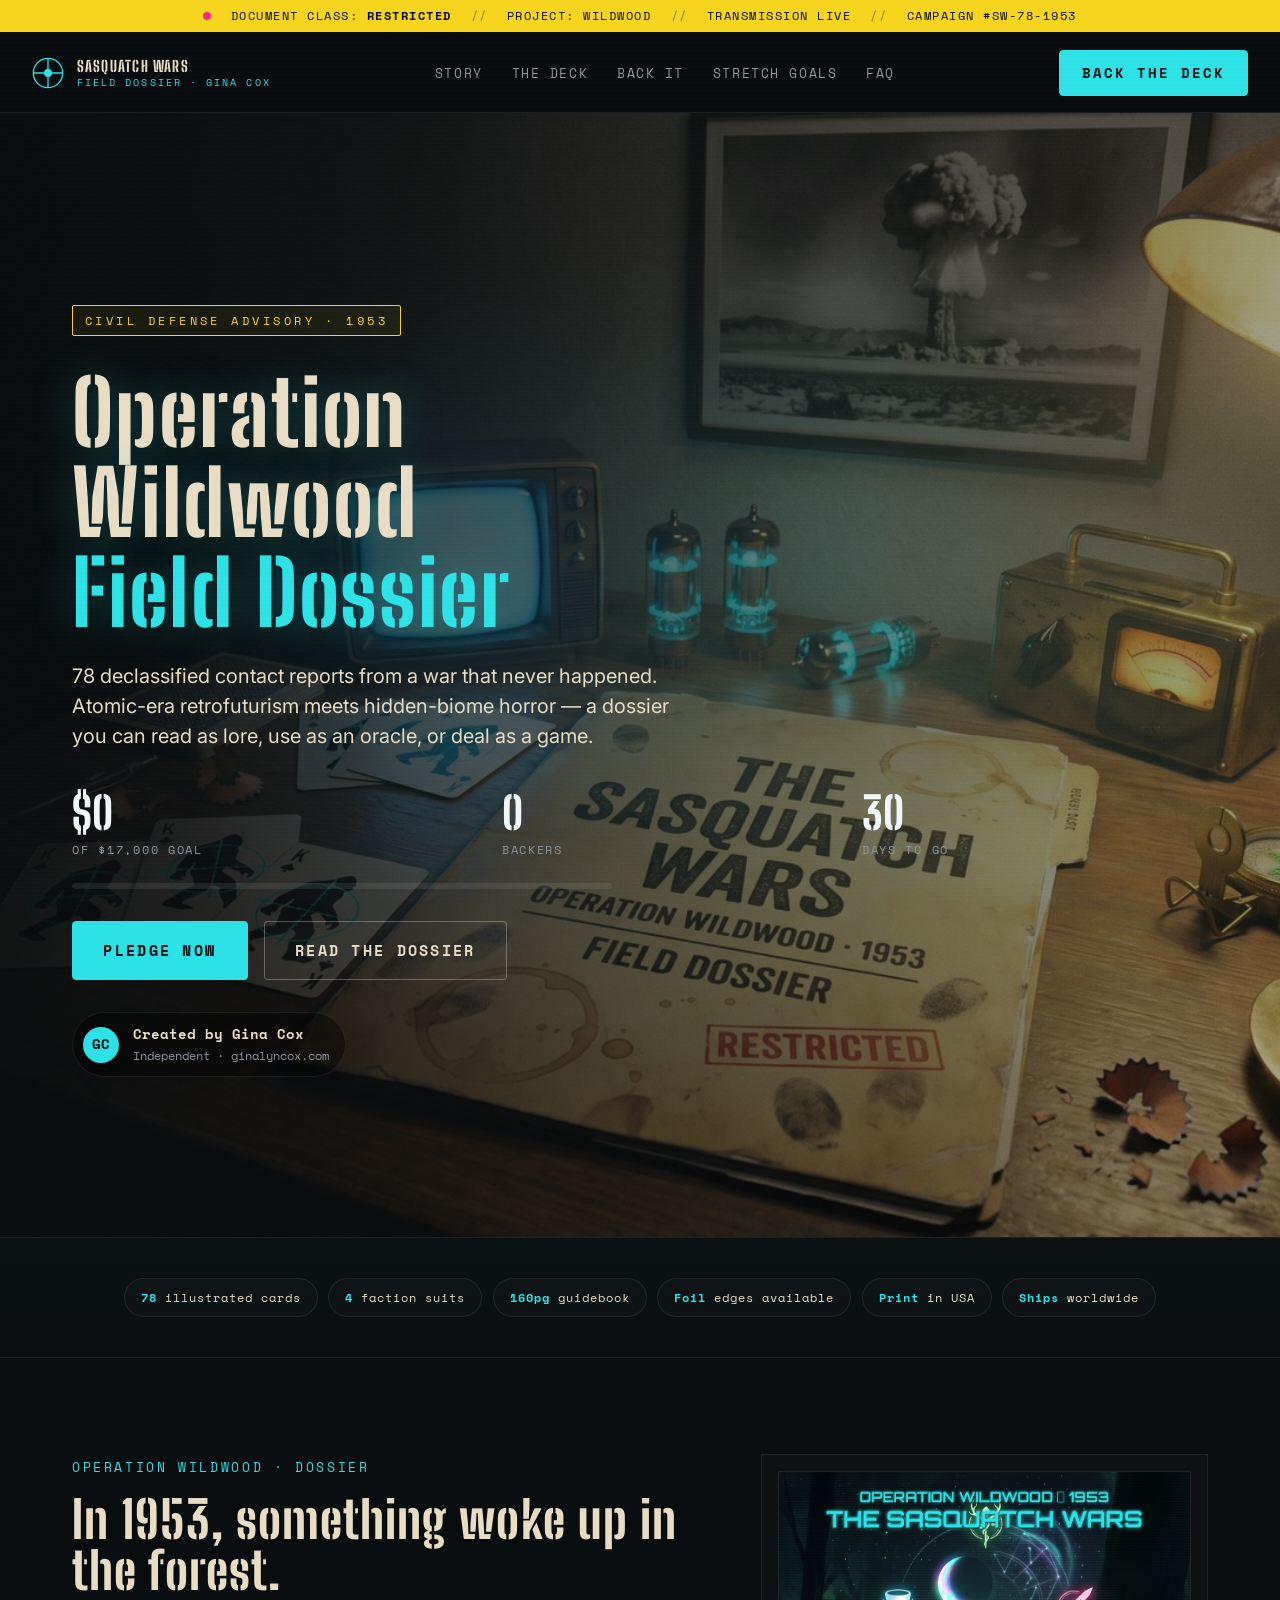
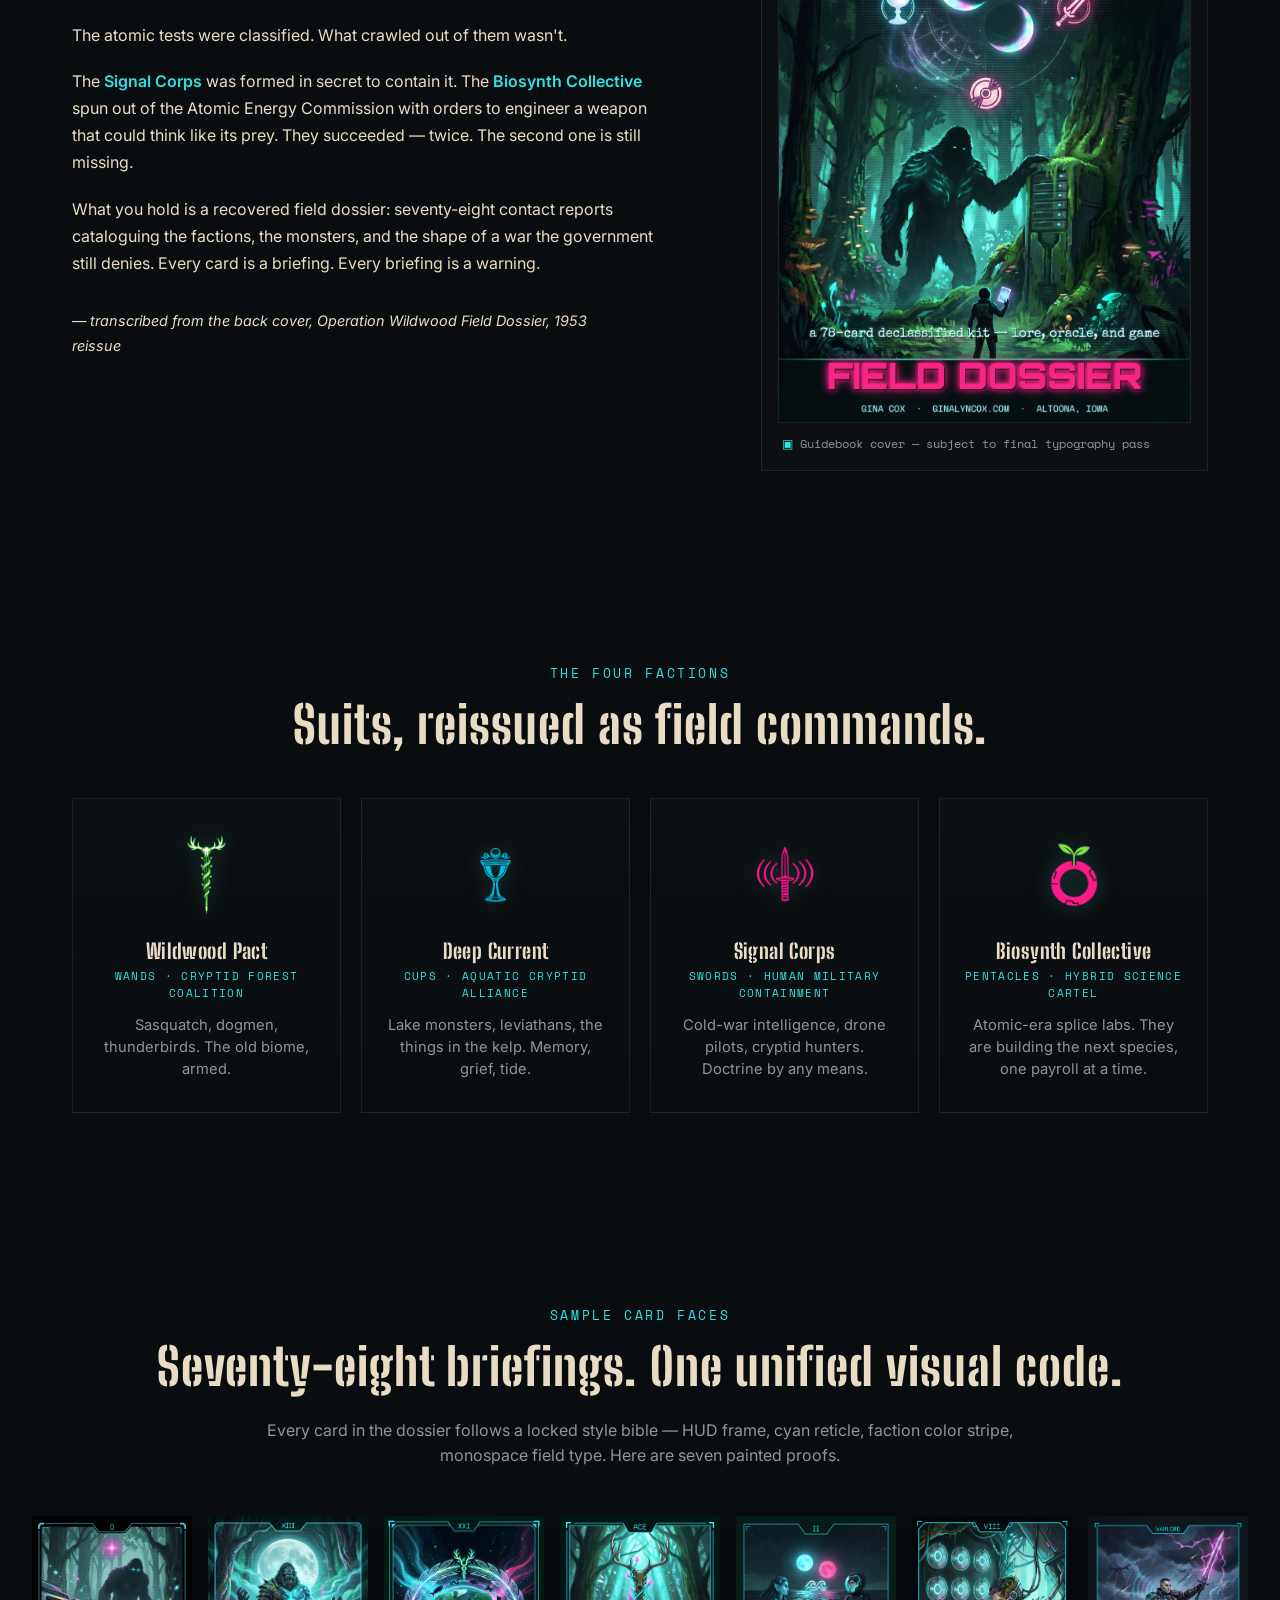
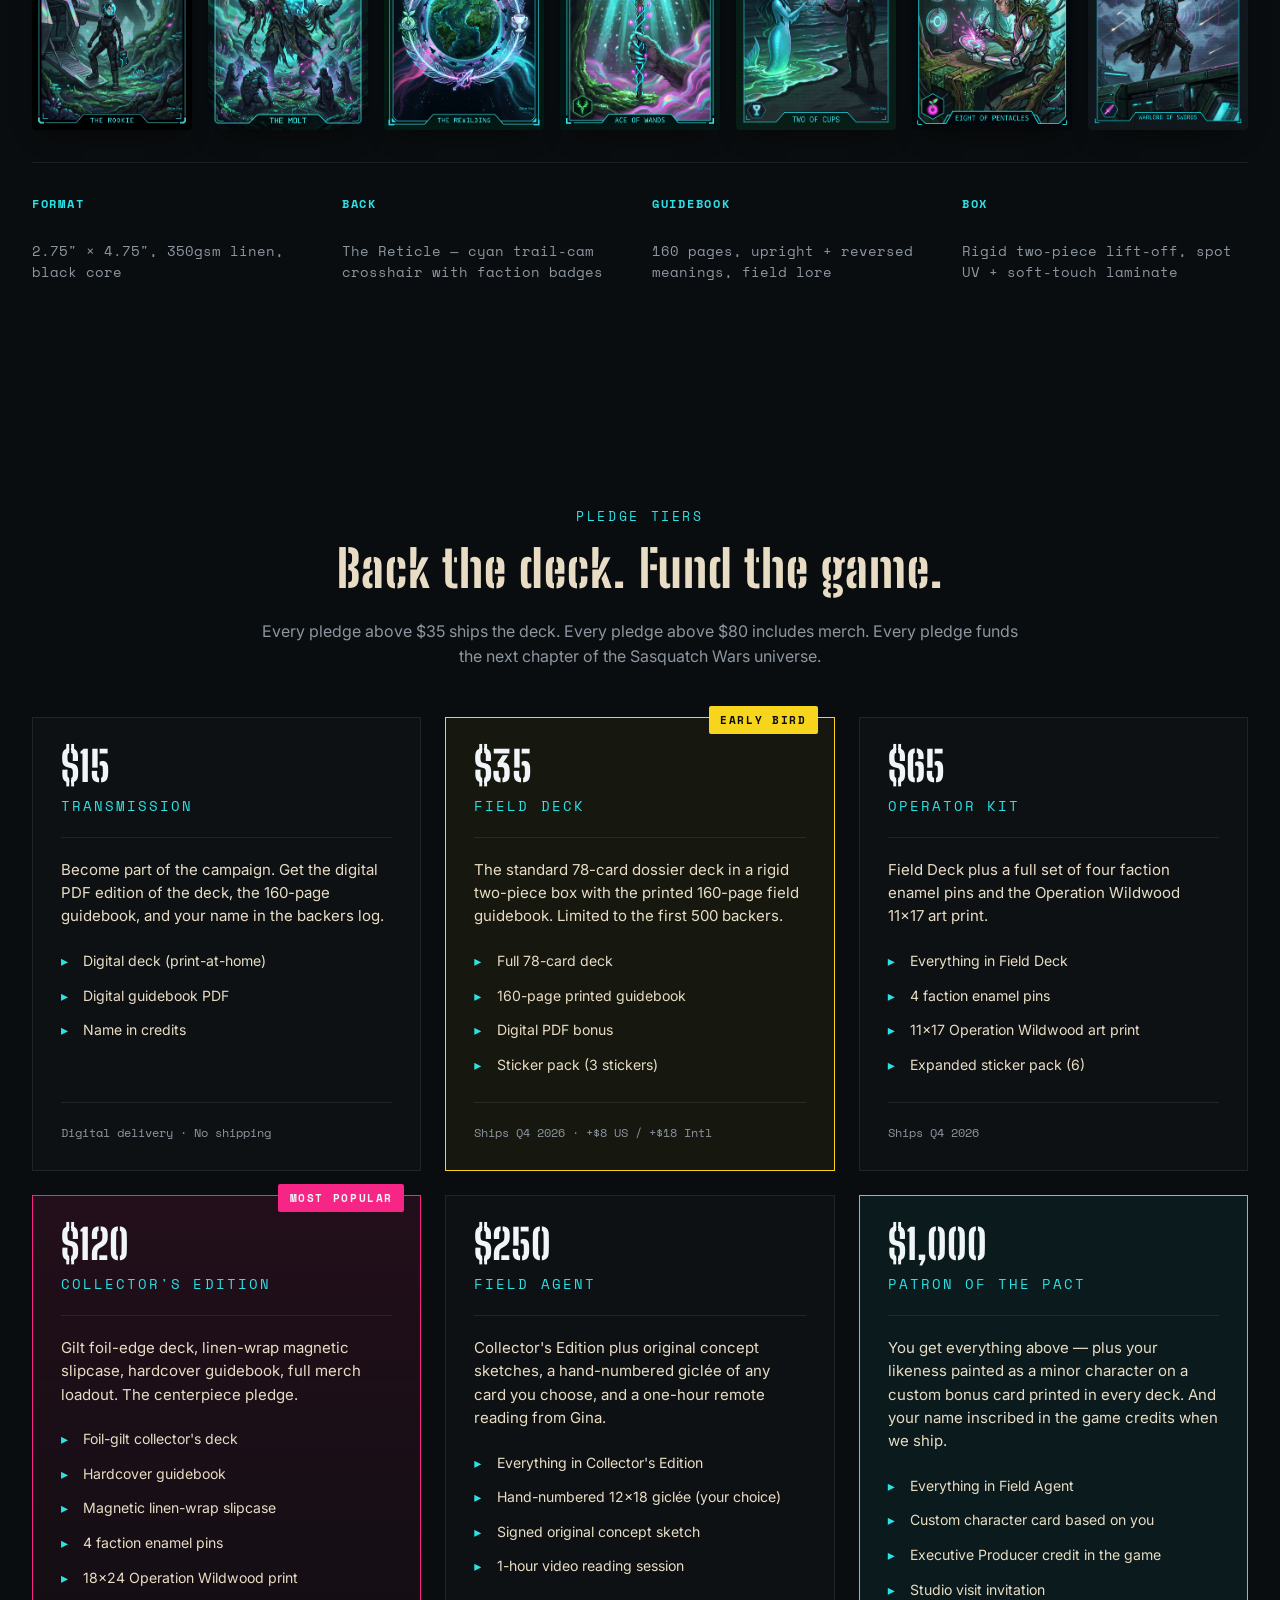
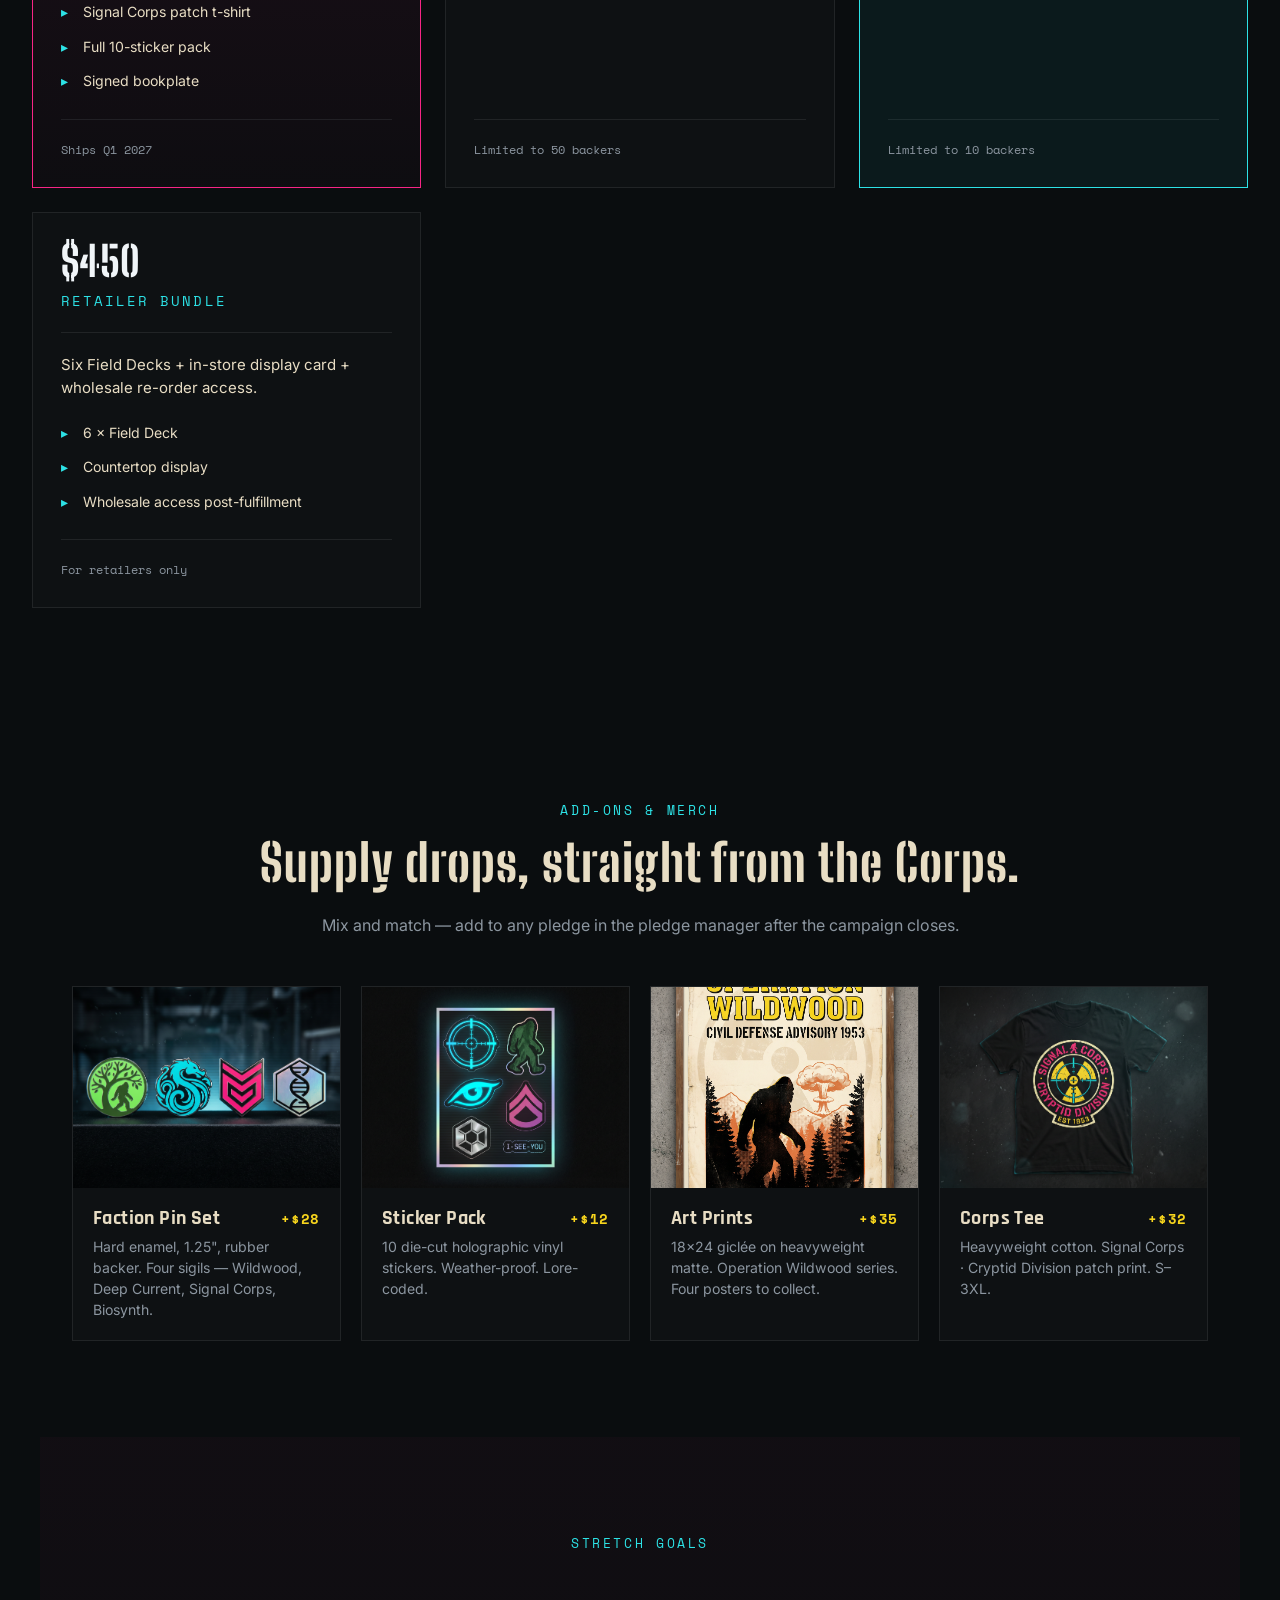
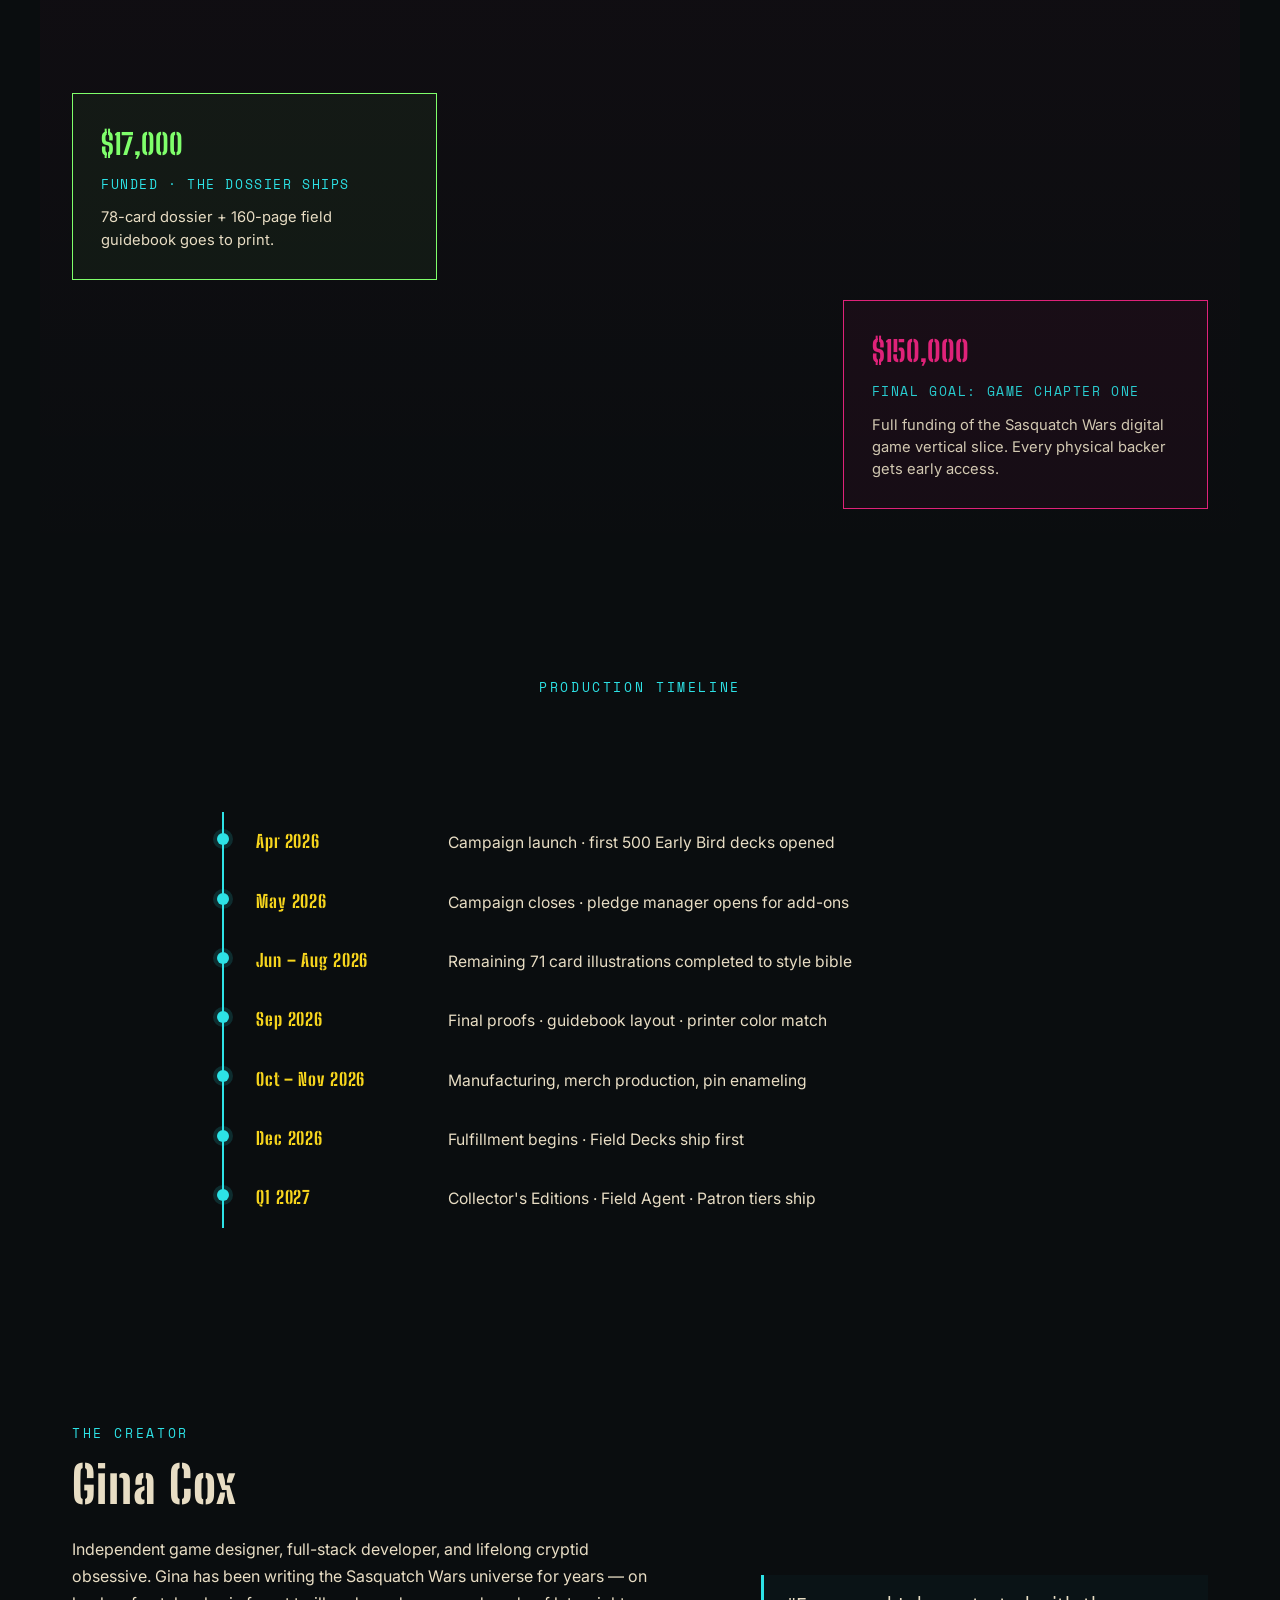
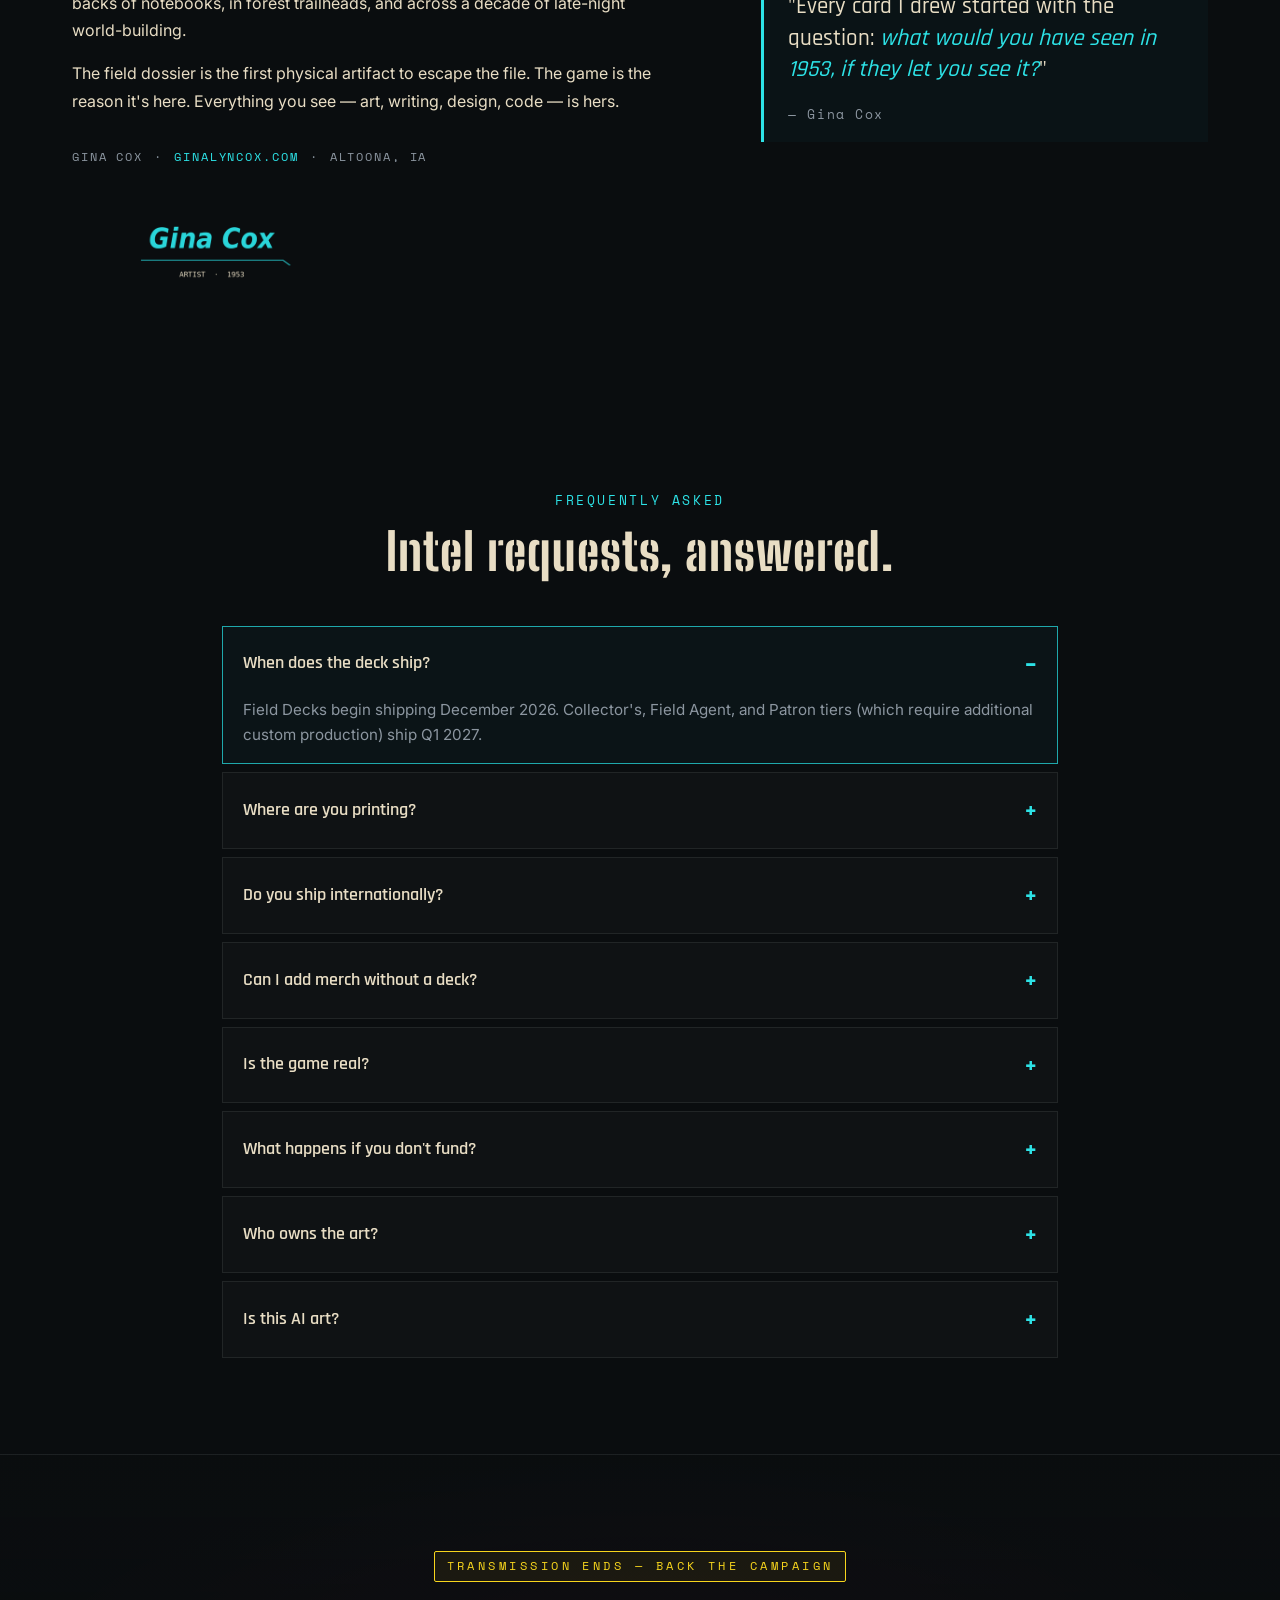
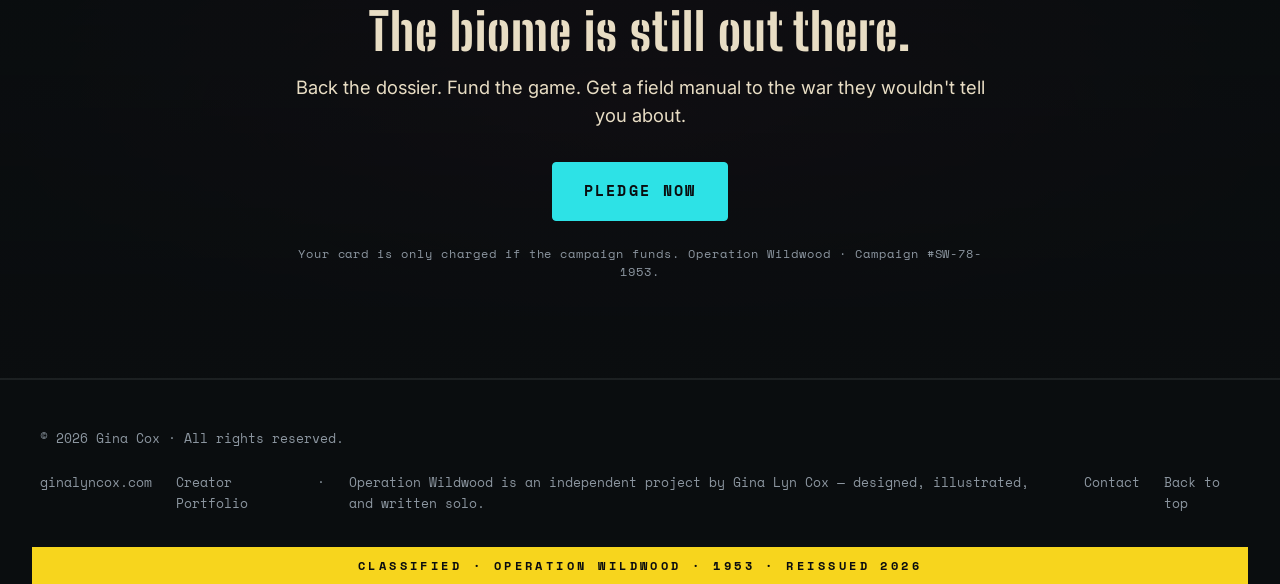
<file: wildwood/index.html>
<!doctype html>
<html lang="en">
<head>
<meta charset="utf-8" />
<meta name="viewport" content="width=device-width,initial-scale=1" />
<title>Operation Wildwood — The Sasquatch Wars Field Dossier · Crowdfunding</title>
<meta name="description" content="A 78-card declassified field dossier from a 1953 war that never happened. Alt-history, cryptid lore, and a tabletop game — by independent creator Gina Cox. Back the dossier, fund the game." />
<meta name="author" content="Gina Cox" />
<meta property="og:title" content="Operation Wildwood — The Sasquatch Wars Field Dossier" />
<meta property="og:description" content="78 declassified contact reports from a war that never happened. Back the dossier. Fund the game." />
<meta property="og:image" content="./assets/ui/hero.jpg" />
<link rel="preconnect" href="https://fonts.googleapis.com">
<link rel="preconnect" href="https://fonts.gstatic.com" crossorigin>
<link href="https://fonts.googleapis.com/css2?family=Special+Elite&family=Big+Shoulders+Stencil+Display:wght@700;800;900&family=Rajdhani:wght@500;600;700&family=Space+Mono:wght@400;700&family=Inter:wght@400;500;600&display=swap" rel="stylesheet">
<link rel="stylesheet" href="./styles.css" />
</head>
<body>

<!-- CLASSIFIED BANNER -->
<div class="classified-bar">
  <div class="bar-inner">
    <span class="dot"></span>
    <span>DOCUMENT CLASS: <b>RESTRICTED</b></span>
    <span class="sep">//</span>
    <span>PROJECT: WILDWOOD</span>
    <span class="sep">//</span>
    <span class="blink">TRANSMISSION LIVE</span>
    <span class="sep">//</span>
    <span>CAMPAIGN #SW-78-1953</span>
  </div>
</div>

<!-- NAV -->
<header class="nav">
  <a class="brand" href="#top" aria-label="The Sasquatch Wars Field Dossier">
    <svg viewBox="0 0 48 48" width="32" height="32" fill="none" stroke="currentColor" stroke-width="2" aria-hidden="true">
      <circle cx="24" cy="24" r="22"/>
      <path d="M24 2 V46 M2 24 H46"/>
      <circle cx="24" cy="24" r="6" fill="currentColor" stroke="none"/>
    </svg>
    <span>SASQUATCH WARS<small>FIELD DOSSIER · GINA COX</small></span>
  </a>
  <nav>
    <a href="#story">Story</a>
    <a href="#deck">The Deck</a>
    <a href="#rewards">Back It</a>
    <a href="#stretch">Stretch Goals</a>
    <a href="#faq">FAQ</a>
  </nav>
  <a href="#rewards" class="btn btn-primary">Back the Deck</a>
</header>

<!-- HERO -->
<section id="top" class="hero">
  <div class="hero-img" style="background-image:url('./assets/ui/hero.jpg')"></div>
  <div class="hero-scrim"></div>
  <div class="hero-grain"></div>
  <div class="hero-content">
    <div class="stamp">CIVIL DEFENSE ADVISORY · 1953</div>
    <h1>Operation Wildwood<br/><span class="accent">Field Dossier</span></h1>
    <p class="lede">78 declassified contact reports from a war that never happened. Atomic-era retrofuturism meets hidden-biome horror — a dossier you can read as lore, use as an oracle, or deal as a game.</p>

    <div class="stats">
      <div class="stat"><div class="num">$0</div><div class="lbl">of $17,000 goal</div></div>
      <div class="stat"><div class="num">0</div><div class="lbl">backers</div></div>
      <div class="stat"><div class="num">30</div><div class="lbl">days to go</div></div>
    </div>

    <div class="progress"><div class="bar" style="width:0%"></div></div>

    <div class="cta-row">
      <a href="#rewards" class="btn btn-primary btn-lg">Pledge Now</a>
      <a href="#story" class="btn btn-ghost btn-lg">Read the Dossier</a>
    </div>

    <div class="creator-chip">
      <span class="avatar">GC</span>
      <div><b>Created by Gina Cox</b><br/><small>Independent · ginalyncox.com</small></div>
    </div>
  </div>
</section>

<!-- TRUST / AT-A-GLANCE -->
<section class="at-a-glance">
  <div class="chip"><b>78</b> illustrated cards</div>
  <div class="chip"><b>4</b> faction suits</div>
  <div class="chip"><b>160pg</b> guidebook</div>
  <div class="chip"><b>Foil</b> edges available</div>
  <div class="chip"><b>Print</b> in USA</div>
  <div class="chip"><b>Ships</b> worldwide</div>
</section>

<!-- STORY -->
<section id="story" class="story">
  <div class="story-grid">
    <div class="story-text">
      <div class="eyebrow">Operation Wildwood · Dossier</div>
      <h2>In 1953, something woke up in the forest.</h2>
      <p>The atomic tests were classified. What crawled out of them wasn't.</p>
      <p>The <b>Signal Corps</b> was formed in secret to contain it. The <b>Biosynth Collective</b> spun out of the Atomic Energy Commission with orders to engineer a weapon that could think like its prey. They succeeded — twice. The second one is still missing.</p>
      <p>What you hold is a recovered field dossier: seventy-eight contact reports cataloguing the factions, the monsters, and the shape of a war the government still denies. Every card is a briefing. Every briefing is a warning.</p>
      <p class="sig">— transcribed from the back cover, Operation Wildwood Field Dossier, 1953 reissue</p>
    </div>
    <aside class="story-card">
      <img src="./assets/ui/guidebook_cover.png" alt="Guidebook cover concept showing HUD reticle and Sasquatch field briefing"/>
      <div class="cap">
        <span class="tick">▣</span> Guidebook cover — subject to final typography pass
      </div>
    </aside>
  </div>
</section>

<!-- FACTIONS -->
<section id="factions" class="factions">
  <div class="eyebrow center">The Four Factions</div>
  <h2 class="center">Suits, reissued as field commands.</h2>
  <div class="fac-grid">
    <div class="fac fac-wildwood">
      <img src="./assets/sigils/wildwood.png" alt="Wildwood Pact sigil"/>
      <h3>Wildwood Pact</h3>
      <div class="fac-sub">Wands · Cryptid forest coalition</div>
      <p>Sasquatch, dogmen, thunderbirds. The old biome, armed.</p>
    </div>
    <div class="fac fac-deep">
      <img src="./assets/sigils/deepcurrent.png" alt="Deep Current sigil"/>
      <h3>Deep Current</h3>
      <div class="fac-sub">Cups · Aquatic cryptid alliance</div>
      <p>Lake monsters, leviathans, the things in the kelp. Memory, grief, tide.</p>
    </div>
    <div class="fac fac-signal">
      <img src="./assets/sigils/signalcorps.png" alt="Signal Corps sigil"/>
      <h3>Signal Corps</h3>
      <div class="fac-sub">Swords · Human military containment</div>
      <p>Cold-war intelligence, drone pilots, cryptid hunters. Doctrine by any means.</p>
    </div>
    <div class="fac fac-biosynth">
      <img src="./assets/sigils/biosynth.png" alt="Biosynth Collective sigil"/>
      <h3>Biosynth Collective</h3>
      <div class="fac-sub">Pentacles · Hybrid science cartel</div>
      <p>Atomic-era splice labs. They are building the next species, one payroll at a time.</p>
    </div>
  </div>
</section>

<!-- DECK SHOWCASE -->
<section id="deck" class="deck">
  <div class="eyebrow center">Sample Card Faces</div>
  <h2 class="center">Seventy-eight briefings. One unified visual code.</h2>
  <p class="center sub">Every card in the dossier follows a locked style bible — HUD frame, cyan reticle, faction color stripe, monospace field type. Here are seven painted proofs.</p>
  <div class="card-strip">
    <img src="./assets/cards/final_card_00_the_rookie.png" alt="00 The Rookie"/>
    <img src="./assets/cards/final_card_13_the_molt.png" alt="XIII The Molt"/>
    <img src="./assets/cards/final_card_21_the_rewilding.png" alt="XXI The Rewilding"/>
    <img src="./assets/cards/final_card_ace_of_wands.png" alt="Ace of Wands"/>
    <img src="./assets/cards/final_card_two_of_cups.png" alt="Two of Cups"/>
    <img src="./assets/cards/final_card_eight_of_pentacles.png" alt="Eight of Pentacles"/>
    <img src="./assets/cards/final_card_warlord_of_swords.png" alt="Warlord of Swords"/>
  </div>
  <div class="deck-meta">
    <div><b>Format</b><br/>2.75" × 4.75", 350gsm linen, black core</div>
    <div><b>Back</b><br/>The Reticle — cyan trail-cam crosshair with faction badges</div>
    <div><b>Guidebook</b><br/>160 pages, upright + reversed meanings, field lore</div>
    <div><b>Box</b><br/>Rigid two-piece lift-off, spot UV + soft-touch laminate</div>
  </div>
</section>

<!-- REWARDS -->
<section id="rewards" class="rewards">
  <div class="eyebrow center">Pledge Tiers</div>
  <h2 class="center">Back the deck. Fund the game.</h2>
  <p class="center sub">Every pledge above $35 ships the deck. Every pledge above $80 includes merch. Every pledge funds the next chapter of the Sasquatch Wars universe.</p>

  <div class="tier-grid">

    <article class="tier">
      <div class="tier-head">
        <div class="tier-amt">$15</div>
        <div class="tier-name">TRANSMISSION</div>
      </div>
      <div class="tier-body">
        <p>Become part of the campaign. Get the digital PDF edition of the deck, the 160-page guidebook, and your name in the backers log.</p>
        <ul>
          <li>Digital deck (print-at-home)</li>
          <li>Digital guidebook PDF</li>
          <li>Name in credits</li>
        </ul>
      </div>
      <div class="tier-foot"><span class="ships">Digital delivery · No shipping</span></div>
    </article>

    <article class="tier tier-featured">
      <div class="badge">EARLY BIRD</div>
      <div class="tier-head">
        <div class="tier-amt">$35</div>
        <div class="tier-name">FIELD DECK</div>
      </div>
      <div class="tier-body">
        <p>The standard 78-card dossier deck in a rigid two-piece box with the printed 160-page field guidebook. Limited to the first 500 backers.</p>
        <ul>
          <li>Full 78-card deck</li>
          <li>160-page printed guidebook</li>
          <li>Digital PDF bonus</li>
          <li>Sticker pack (3 stickers)</li>
        </ul>
      </div>
      <div class="tier-foot"><span class="ships">Ships Q4 2026 · +$8 US / +$18 Intl</span></div>
    </article>

    <article class="tier">
      <div class="tier-head">
        <div class="tier-amt">$65</div>
        <div class="tier-name">OPERATOR KIT</div>
      </div>
      <div class="tier-body">
        <p>Field Deck plus a full set of four faction enamel pins and the Operation Wildwood 11×17 art print.</p>
        <ul>
          <li>Everything in Field Deck</li>
          <li>4 faction enamel pins</li>
          <li>11×17 Operation Wildwood art print</li>
          <li>Expanded sticker pack (6)</li>
        </ul>
      </div>
      <div class="tier-foot"><span class="ships">Ships Q4 2026</span></div>
    </article>

    <article class="tier tier-accent">
      <div class="badge badge-hot">MOST POPULAR</div>
      <div class="tier-head">
        <div class="tier-amt">$120</div>
        <div class="tier-name">COLLECTOR'S EDITION</div>
      </div>
      <div class="tier-body">
        <p>Gilt foil-edge deck, linen-wrap magnetic slipcase, hardcover guidebook, full merch loadout. The centerpiece pledge.</p>
        <ul>
          <li>Foil-gilt collector's deck</li>
          <li>Hardcover guidebook</li>
          <li>Magnetic linen-wrap slipcase</li>
          <li>4 faction enamel pins</li>
          <li>18×24 Operation Wildwood print</li>
          <li>Signal Corps patch t-shirt</li>
          <li>Full 10-sticker pack</li>
          <li>Signed bookplate</li>
        </ul>
      </div>
      <div class="tier-foot"><span class="ships">Ships Q1 2027</span></div>
    </article>

    <article class="tier">
      <div class="tier-head">
        <div class="tier-amt">$250</div>
        <div class="tier-name">FIELD AGENT</div>
      </div>
      <div class="tier-body">
        <p>Collector's Edition plus original concept sketches, a hand-numbered giclée of any card you choose, and a one-hour remote reading from Gina.</p>
        <ul>
          <li>Everything in Collector's Edition</li>
          <li>Hand-numbered 12×18 giclée (your choice)</li>
          <li>Signed original concept sketch</li>
          <li>1-hour video reading session</li>
        </ul>
      </div>
      <div class="tier-foot"><span class="ships">Limited to 50 backers</span></div>
    </article>

    <article class="tier tier-patron">
      <div class="tier-head">
        <div class="tier-amt">$1,000</div>
        <div class="tier-name">PATRON OF THE PACT</div>
      </div>
      <div class="tier-body">
        <p>You get everything above — plus your likeness painted as a minor character on a custom bonus card printed in every deck. And your name inscribed in the game credits when we ship.</p>
        <ul>
          <li>Everything in Field Agent</li>
          <li>Custom character card based on you</li>
          <li>Executive Producer credit in the game</li>
          <li>Studio visit invitation</li>
        </ul>
      </div>
      <div class="tier-foot"><span class="ships">Limited to 10 backers</span></div>
    </article>

    <article class="tier">
      <div class="tier-head">
        <div class="tier-amt">$450</div>
        <div class="tier-name">RETAILER BUNDLE</div>
      </div>
      <div class="tier-body">
        <p>Six Field Decks + in-store display card + wholesale re-order access.</p>
        <ul>
          <li>6 × Field Deck</li>
          <li>Countertop display</li>
          <li>Wholesale access post-fulfillment</li>
        </ul>
      </div>
      <div class="tier-foot"><span class="ships">For retailers only</span></div>
    </article>

  </div>
</section>

<!-- MERCH SHOWCASE -->
<section id="merch" class="merch">
  <div class="eyebrow center">Add-ons &amp; Merch</div>
  <h2 class="center">Supply drops, straight from the Corps.</h2>
  <p class="center sub">Mix and match — add to any pledge in the pledge manager after the campaign closes.</p>
  <div class="merch-grid">
    <figure class="merch-card">
      <img src="./assets/ui/merch_pins.png" alt="Four faction enamel pins"/>
      <figcaption>
        <h4>Faction Pin Set <span class="price">+$28</span></h4>
        <p>Hard enamel, 1.25", rubber backer. Four sigils — Wildwood, Deep Current, Signal Corps, Biosynth.</p>
      </figcaption>
    </figure>
    <figure class="merch-card">
      <img src="./assets/ui/merch_stickers.png" alt="Die-cut vinyl sticker sheet"/>
      <figcaption>
        <h4>Sticker Pack <span class="price">+$12</span></h4>
        <p>10 die-cut holographic vinyl stickers. Weather-proof. Lore-coded.</p>
      </figcaption>
    </figure>
    <figure class="merch-card">
      <img src="./assets/ui/merch_print.png" alt="Operation Wildwood 1953 art print"/>
      <figcaption>
        <h4>Art Prints <span class="price">+$35</span></h4>
        <p>18×24 giclée on heavyweight matte. Operation Wildwood series. Four posters to collect.</p>
      </figcaption>
    </figure>
    <figure class="merch-card">
      <img src="./assets/ui/merch_tee.png" alt="Signal Corps Cryptid Division tee"/>
      <figcaption>
        <h4>Corps Tee <span class="price">+$32</span></h4>
        <p>Heavyweight cotton. Signal Corps · Cryptid Division patch print. S–3XL.</p>
      </figcaption>
    </figure>
  </div>
</section>

<!-- STRETCH GOALS -->
<section id="stretch" class="stretch">
  <div class="eyebrow center">Stretch Goals</div>
  <h2 class="center">The further we go, the deeper the biome.</h2>
  <div class="stretch-grid">
    <div class="sgoal unlocked">
      <div class="sg-amt">$17,000</div>
      <div class="sg-title">Funded · The Dossier Ships</div>
      <p>78-card dossier + 160-page field guidebook goes to print.</p>
    </div>
    <div class="sgoal">
      <div class="sg-amt">$25,000</div>
      <div class="sg-title">Unlock: Foil Edges</div>
      <p>Every dossier upgrades to gilt cyan foil edges at no extra charge.</p>
    </div>
    <div class="sgoal">
      <div class="sg-amt">$40,000</div>
      <div class="sg-title">Unlock: Spread Cloth</div>
      <p>A 24" printed linen spread cloth added to every Field Deck tier and up.</p>
    </div>
    <div class="sgoal">
      <div class="sg-amt">$60,000</div>
      <div class="sg-title">Unlock: Skirmish Expansion</div>
      <p>A 22-card Signal Corps expansion pack + expanded skirmish ruleset ships with every physical pledge.</p>
    </div>
    <div class="sgoal">
      <div class="sg-amt">$90,000</div>
      <div class="sg-title">Unlock: Lore Companion Zine</div>
      <p>A 48-page illustrated zine — The Wildwood Files — ships with every physical pledge.</p>
    </div>
    <div class="sgoal final">
      <div class="sg-amt">$150,000</div>
      <div class="sg-title">Final Goal: Game Chapter One</div>
      <p>Full funding of the Sasquatch Wars digital game vertical slice. Every physical backer gets early access.</p>
    </div>
  </div>
</section>

<!-- TIMELINE -->
<section class="timeline">
  <div class="eyebrow center">Production Timeline</div>
  <h2 class="center">A campaign with a paper trail.</h2>
  <ol class="tl">
    <li><b>Apr 2026</b><span>Campaign launch · first 500 Early Bird decks opened</span></li>
    <li><b>May 2026</b><span>Campaign closes · pledge manager opens for add-ons</span></li>
    <li><b>Jun – Aug 2026</b><span>Remaining 71 card illustrations completed to style bible</span></li>
    <li><b>Sep 2026</b><span>Final proofs · guidebook layout · printer color match</span></li>
    <li><b>Oct – Nov 2026</b><span>Manufacturing, merch production, pin enameling</span></li>
    <li><b>Dec 2026</b><span>Fulfillment begins · Field Decks ship first</span></li>
    <li><b>Q1 2027</b><span>Collector's Editions · Field Agent · Patron tiers ship</span></li>
  </ol>
</section>

<!-- CREATOR -->
<section class="creator">
  <div class="creator-grid">
    <div>
      <div class="eyebrow">The Creator</div>
      <h2>Gina Cox</h2>
      <p>Independent game designer, full-stack developer, and lifelong cryptid obsessive. Gina has been writing the Sasquatch Wars universe for years — on backs of notebooks, in forest trailheads, and across a decade of late-night world-building.</p>
      <p>The field dossier is the first physical artifact to escape the file. The game is the reason it's here. Everything you see — art, writing, design, code — is hers.</p>
      <div class="cred-logos">
        <span>GINA COX</span>
        <span>·</span>
        <span><a href="https://ginalyncox.com" target="_blank" rel="noopener">ginalyncox.com</a></span>
        <span>·</span>
        <span>ALTOONA, IA</span>
      </div>
      <img class="creator-signature" src="./assets/signature/gina_cox_dark.png" alt="Gina Cox artist signature"/>
    </div>
    <aside class="creator-pull">
      <blockquote>"Every card I drew started with the question: <em>what would you have seen in 1953, if they let you see it?</em>"</blockquote>
      <cite>— Gina Cox</cite>
    </aside>
  </div>
</section>

<!-- FAQ -->
<section id="faq" class="faq">
  <div class="eyebrow center">Frequently Asked</div>
  <h2 class="center">Intel requests, answered.</h2>
  <div class="faq-grid">
    <details open>
      <summary>When does the deck ship?</summary>
      <p>Field Decks begin shipping December 2026. Collector's, Field Agent, and Patron tiers (which require additional custom production) ship Q1 2027.</p>
    </details>
    <details>
      <summary>Where are you printing?</summary>
      <p>USA-based card printer with experience on premium collector decks. Final printer selected after the campaign closes based on final order volume.</p>
    </details>
    <details>
      <summary>Do you ship internationally?</summary>
      <p>Yes — worldwide. International shipping is calculated in the pledge manager after the campaign closes based on destination.</p>
    </details>
    <details>
      <summary>Can I add merch without a deck?</summary>
      <p>Yes. The Transmission tier ($15) is digital-only, and you can add any merch item through the pledge manager. There will also be a stand-alone merch cart opened alongside fulfillment.</p>
    </details>
    <details>
      <summary>Is the game real?</summary>
      <p>The Sasquatch Wars game is in active pre-production. A funded campaign at $150k unlocks the greenlit vertical slice; $250k funds the full first chapter. Every physical backer gets access.</p>
    </details>
    <details>
      <summary>What happens if you don't fund?</summary>
      <p>All pledges are refunded. No charges until the campaign succeeds. We will re-launch with a smaller scope.</p>
    </details>
    <details>
      <summary>Who owns the art?</summary>
      <p>All artwork, writing, and design is © Gina Cox, independent creator at <a href="https://ginalyncox.com">ginalyncox.com</a>. Backers receive the deck and merch as licensed consumer goods — no commercial reuse rights.</p>
    </details>
    <details>
      <summary>Is this AI art?</summary>
      <p>The art is directed, composed, and finished by Gina using a locked style bible. Generative tools are part of the painting process but every card is reviewed, corrected, and signed off by hand. The style bible, card meanings, lore, and design are 100% original IP.</p>
    </details>
  </div>
</section>

<!-- FINAL CTA -->
<section class="final-cta">
  <div class="fc-inner">
    <div class="stamp">TRANSMISSION ENDS — BACK THE CAMPAIGN</div>
    
    <h2>The biome is still out there.</h2>
    <p>Back the dossier. Fund the game. Get a field manual to the war they wouldn't tell you about.</p>
    <a href="#rewards" class="btn btn-primary btn-lg">Pledge Now</a>
    <div class="small">Your card is only charged if the campaign funds. Operation Wildwood · Campaign #SW-78-1953.</div>
  </div>
</section>

<footer class="foot">
  <div class="foot-inner">
    <div>© 2026 Gina Cox · All rights reserved.</div>
    <div class="foot-links">
      <a href="https://ginalyncox.com" target="_blank" rel="noopener">ginalyncox.com</a>
      <a href="https://ginalyncox.com">Creator Portfolio</a> · <span class="muted">Operation Wildwood is an independent project by Gina Lyn Cox — designed, illustrated, and written solo.</span>
      <a href="mailto:gina.lyn.cox@gmail.com">Contact</a>
      <a href="#top">Back to top</a>
    </div>
  </div>
  <div class="foot-bar">CLASSIFIED · OPERATION WILDWOOD · 1953 · REISSUED 2026</div>
</footer>

<script src="./script.js"></script>
</body>
</html>
</file>
<file: wildwood/styles.css>
/* ==========================================================
   SASQUATCH WARS TAROT — CROWDFUND
   Atomic-era retrofuturism meets cryptid HUD
   ========================================================== */

:root {
  --obsidian: #0A0D0F;
  --ink: #12171B;
  --forest: #1F3A2E;
  --cream: #E8DDC4;
  --paper: #F2EAD6;
  --cyan: #2DE2E6;
  --cyan-dim: #1FA8AB;
  --magenta: #F72585;
  --yellow: #F7D51D;
  --orange: #E3601B;
  --wildwood: #7FFF6B;
  --white: #F0F5F8;
  --dim: #8C96A0;
  --rule: rgba(240, 245, 248, 0.08);

  --maxw: 1200px;
  --radius-sm: 4px;
  --radius: 10px;
  --ease: cubic-bezier(0.22, 1, 0.36, 1);
}

* { box-sizing: border-box; margin: 0; padding: 0; }
html { scroll-behavior: smooth; }
body {
  background: var(--obsidian);
  color: var(--white);
  font-family: 'Inter', system-ui, sans-serif;
  line-height: 1.55;
  overflow-x: hidden;
  position: relative;
}

/* subtle scanlines everywhere */
body::before {
  content: "";
  position: fixed;
  inset: 0;
  pointer-events: none;
  z-index: 999;
  background: repeating-linear-gradient(
    180deg,
    rgba(255, 255, 255, 0) 0,
    rgba(255, 255, 255, 0) 2px,
    rgba(255, 255, 255, 0.015) 3px,
    rgba(255, 255, 255, 0) 4px
  );
  mix-blend-mode: overlay;
}

img { max-width: 100%; display: block; }
a { color: var(--cyan); text-decoration: none; }
a:hover { color: var(--white); }

h1, h2, h3, h4 {
  font-family: 'Big Shoulders Stencil Display', 'Rajdhani', sans-serif;
  font-weight: 800;
  letter-spacing: 0.02em;
  line-height: 1;
  color: var(--cream);
}
h1 { font-size: clamp(3rem, 7vw, 5.8rem); }
h2 { font-size: clamp(2rem, 4vw, 3.25rem); margin-bottom: 0.5em; }
h3 { font-size: 1.5rem; }
h4 { font-size: 1.15rem; }
.eyebrow {
  font-family: 'Space Mono', monospace;
  font-size: 0.82rem;
  letter-spacing: 0.2em;
  color: var(--cyan);
  text-transform: uppercase;
  margin-bottom: 1rem;
  display: inline-block;
}
.eyebrow.center, .center { text-align: center; display: block; margin-left: auto; margin-right: auto; }
.sub { max-width: 780px; margin: 0.5rem auto 0; color: var(--dim); }

.accent { color: var(--cyan); }
.btn {
  display: inline-flex; align-items: center; gap: 0.6em;
  padding: 0.85em 1.6em;
  font-family: 'Space Mono', monospace;
  font-size: 0.85rem;
  letter-spacing: 0.15em;
  text-transform: uppercase;
  font-weight: 700;
  border-radius: var(--radius-sm);
  border: 1px solid transparent;
  transition: all 0.3s var(--ease);
  cursor: pointer;
}
.btn-primary {
  background: var(--cyan);
  color: var(--obsidian);
  border-color: var(--cyan);
  box-shadow: 0 0 0 0 rgba(45, 226, 230, 0.4);
}
.btn-primary:hover {
  background: var(--white);
  border-color: var(--white);
  color: var(--obsidian);
  box-shadow: 0 0 0 4px rgba(45, 226, 230, 0.3);
}
.btn-ghost {
  color: var(--cream);
  border-color: rgba(240, 245, 248, 0.3);
  background: rgba(255, 255, 255, 0.02);
}
.btn-ghost:hover {
  border-color: var(--cyan);
  color: var(--cyan);
}
.btn-lg { padding: 1.1em 2em; font-size: 0.95rem; }

/* ==========================================================
   CLASSIFIED BAR
   ========================================================== */
.classified-bar {
  background: var(--yellow);
  color: var(--obsidian);
  font-family: 'Space Mono', monospace;
  font-size: 0.78rem;
  letter-spacing: 0.12em;
  padding: 0.4rem 0;
  text-transform: uppercase;
  border-bottom: 2px solid var(--obsidian);
  overflow: hidden;
  white-space: nowrap;
}
.bar-inner {
  display: flex; gap: 1.2rem; align-items: center; justify-content: center;
  animation: ticker 50s linear infinite;
}
.bar-inner span { flex-shrink: 0; }
.bar-inner .dot { width: 8px; height: 8px; background: var(--magenta); border-radius: 50%; animation: blink 1.5s steps(2) infinite; }
.bar-inner .sep { opacity: 0.5; }
.bar-inner .blink { animation: blink 1.5s steps(2) infinite; }
@keyframes blink { 50% { opacity: 0.4; } }
@keyframes ticker { from { transform: translateX(0); } to { transform: translateX(-30%); } }

/* ==========================================================
   NAV
   ========================================================== */
.nav {
  position: sticky; top: 0; z-index: 40;
  display: flex; align-items: center; justify-content: space-between;
  gap: 2rem;
  padding: 1rem 2rem;
  background: rgba(10, 13, 15, 0.85);
  backdrop-filter: blur(14px);
  border-bottom: 1px solid var(--rule);
}
.brand {
  display: flex; align-items: center; gap: 0.8rem;
  color: var(--cream);
  font-family: 'Big Shoulders Stencil Display', sans-serif;
  font-weight: 800;
  font-size: 0.95rem;
  letter-spacing: 0.08em;
}
.brand svg { color: var(--cyan); }
.brand span { display: flex; flex-direction: column; line-height: 1; gap: 2px; }
.brand small { font-family: 'Space Mono', monospace; font-size: 0.65rem; color: var(--cyan); letter-spacing: 0.2em; font-weight: 400; }
.nav nav { display: flex; gap: 1.8rem; }
.nav nav a {
  font-family: 'Space Mono', monospace;
  font-size: 0.82rem;
  letter-spacing: 0.12em;
  text-transform: uppercase;
  color: var(--dim);
  padding: 0.5em 0;
  position: relative;
}
.nav nav a:hover { color: var(--white); }
.nav nav a:hover::after {
  content: ""; position: absolute; left: 0; right: 0; bottom: 0;
  height: 1px; background: var(--cyan);
}
@media (max-width: 860px) {
  .nav nav { display: none; }
  .nav { padding: 1rem; gap: 1rem; }
}

/* ==========================================================
   HERO
   ========================================================== */
.hero {
  position: relative;
  min-height: 92vh;
  display: flex; align-items: center;
  overflow: hidden;
  isolation: isolate;
}
.hero-img {
  position: absolute; inset: 0;
  background-size: cover;
  background-position: center;
  z-index: -3;
  transform: scale(1.05);
  animation: heroFloat 18s ease-in-out infinite alternate;
}
@keyframes heroFloat {
  from { transform: scale(1.05) translate(0, 0); }
  to { transform: scale(1.08) translate(-12px, -8px); }
}
.hero-scrim {
  position: absolute; inset: 0; z-index: -2;
  background:
    radial-gradient(ellipse at 70% 50%, rgba(45, 226, 230, 0.08), transparent 60%),
    linear-gradient(90deg, rgba(10, 13, 15, 0.92) 0%, rgba(10, 13, 15, 0.6) 50%, rgba(10, 13, 15, 0.35) 100%);
}
.hero-grain {
  position: absolute; inset: 0; z-index: -1;
  background: url("data:image/svg+xml;utf8,<svg xmlns='http://www.w3.org/2000/svg' width='200' height='200'><filter id='n'><feTurbulence type='fractalNoise' baseFrequency='0.9' numOctaves='2'/><feColorMatrix values='0 0 0 0 0 0 0 0 0 0 0 0 0 0 0 0 0 0 0.08 0'/></filter><rect width='200' height='200' filter='url(%23n)'/></svg>");
  opacity: 0.9;
}
.hero-content {
  max-width: var(--maxw);
  width: 100%;
  margin: 0 auto;
  padding: 6rem 2rem 4rem;
  position: relative;
}
.stamp {
  display: inline-block;
  font-family: 'Space Mono', monospace;
  font-size: 0.72rem;
  letter-spacing: 0.3em;
  color: var(--yellow);
  padding: 0.35rem 0.75rem;
  border: 1px solid var(--yellow);
  border-radius: 2px;
  text-transform: uppercase;
  margin-bottom: 1.5rem;
  background: rgba(247, 213, 29, 0.06);
}
.hero h1 {
  margin: 0.5rem 0 1.5rem;
  text-shadow: 0 0 40px rgba(45, 226, 230, 0.25);
  max-width: 14ch;
}
.lede {
  font-size: 1.25rem; max-width: 46ch; color: var(--cream);
  margin-bottom: 2.5rem;
  line-height: 1.5;
}
.stats {
  display: grid; grid-template-columns: repeat(3, auto);
  gap: 2.5rem;
  margin-bottom: 1.5rem;
}
.stat .num {
  font-family: 'Big Shoulders Stencil Display', sans-serif;
  font-size: 2.8rem; font-weight: 800;
  color: var(--white);
  line-height: 1;
}
.stat .lbl {
  font-family: 'Space Mono', monospace;
  font-size: 0.72rem; letter-spacing: 0.15em;
  color: var(--dim); text-transform: uppercase;
  margin-top: 0.35rem;
}
.progress {
  height: 6px; max-width: 540px;
  background: rgba(255, 255, 255, 0.08);
  border-radius: 999px;
  overflow: hidden;
  margin-bottom: 2rem;
}
.bar {
  height: 100%;
  background: linear-gradient(90deg, var(--cyan), var(--magenta));
  border-radius: 999px;
  box-shadow: 0 0 20px rgba(45, 226, 230, 0.5);
}
.cta-row { display: flex; gap: 1rem; flex-wrap: wrap; margin-bottom: 2rem; }
.creator-chip {
  display: flex; align-items: center; gap: 0.85rem;
  font-family: 'Space Mono', monospace;
  font-size: 0.85rem;
  color: var(--cream);
  padding: 0.65rem 1rem 0.65rem 0.65rem;
  border: 1px solid var(--rule);
  border-radius: 999px;
  width: fit-content;
  background: rgba(0, 0, 0, 0.4);
}
.creator-chip .avatar {
  width: 36px; height: 36px; border-radius: 50%;
  background: var(--cyan); color: var(--obsidian);
  display: grid; place-items: center;
  font-weight: 700; font-size: 0.85rem;
}
.creator-chip small { color: var(--dim); font-size: 0.75rem; }

/* ==========================================================
   SECTIONS
   ========================================================== */
section { padding: 6rem 2rem; }
@media (max-width: 700px) { section { padding: 4rem 1.25rem; } }

.at-a-glance {
  display: flex; flex-wrap: wrap; gap: 0.65rem;
  justify-content: center;
  padding: 2.5rem 2rem;
  border-top: 1px solid var(--rule);
  border-bottom: 1px solid var(--rule);
  background: linear-gradient(180deg, rgba(45, 226, 230, 0.02), transparent);
}
.chip {
  font-family: 'Space Mono', monospace;
  font-size: 0.78rem;
  letter-spacing: 0.08em;
  color: var(--cream);
  padding: 0.55rem 1rem;
  border: 1px solid var(--rule);
  border-radius: 999px;
  background: rgba(255, 255, 255, 0.02);
}
.chip b { color: var(--cyan); }

/* STORY */
.story { max-width: var(--maxw); margin: 0 auto; }
.story-grid {
  display: grid;
  grid-template-columns: 1.4fr 1fr;
  gap: 4rem;
  align-items: start;
}
.story-text p { margin-bottom: 1.2rem; max-width: 60ch; color: var(--cream); line-height: 1.7; }
.story-text b { color: var(--cyan); font-weight: 600; }
.sig { color: var(--dim); font-style: italic; font-size: 0.9rem; margin-top: 2rem !important; }
.story-card {
  border: 1px solid var(--rule);
  padding: 1rem;
  background: rgba(255, 255, 255, 0.02);
  position: sticky;
  top: 100px;
}
.story-card img { border: 1px solid var(--rule); }
.story-card .cap {
  font-family: 'Space Mono', monospace; font-size: 0.75rem; color: var(--dim);
  padding: 0.75rem 0.25rem 0;
  display: flex; align-items: center; gap: 0.4rem;
}
.story-card .tick { color: var(--cyan); }
@media (max-width: 860px) {
  .story-grid { grid-template-columns: 1fr; gap: 2.5rem; }
  .story-card { position: static; }
}

/* FACTIONS */
.factions { max-width: var(--maxw); margin: 0 auto; }
.fac-grid {
  display: grid;
  grid-template-columns: repeat(4, 1fr);
  gap: 1.25rem;
  margin-top: 3rem;
}
.fac {
  border: 1px solid var(--rule);
  padding: 2rem 1.5rem;
  background: linear-gradient(180deg, rgba(255, 255, 255, 0.02), transparent);
  text-align: center;
  transition: all 0.4s var(--ease);
}
.fac:hover {
  border-color: var(--cyan);
  transform: translateY(-4px);
  background: linear-gradient(180deg, rgba(45, 226, 230, 0.06), transparent);
}
.fac img { width: 90px; height: 90px; object-fit: contain; margin: 0 auto 1.25rem; filter: drop-shadow(0 0 10px rgba(45, 226, 230, 0.25)); }
.fac h3 { color: var(--cream); margin-bottom: 0.3rem; font-size: 1.3rem; }
.fac-sub {
  font-family: 'Space Mono', monospace; font-size: 0.7rem; letter-spacing: 0.12em;
  color: var(--cyan); text-transform: uppercase; margin-bottom: 0.75rem;
}
.fac p { font-size: 0.92rem; color: var(--dim); line-height: 1.5; }
.fac-wildwood:hover img { filter: drop-shadow(0 0 12px var(--wildwood)); }
.fac-deep:hover img { filter: drop-shadow(0 0 12px var(--cyan)); }
.fac-signal:hover img { filter: drop-shadow(0 0 12px var(--magenta)); }
.fac-biosynth:hover img { filter: drop-shadow(0 0 12px var(--yellow)); }
@media (max-width: 860px) { .fac-grid { grid-template-columns: 1fr 1fr; } }
@media (max-width: 500px) { .fac-grid { grid-template-columns: 1fr; } }

/* DECK */
.deck { max-width: 1400px; margin: 0 auto; }
.card-strip {
  display: grid;
  grid-template-columns: repeat(7, 1fr);
  gap: 1rem;
  margin: 3rem 0 2rem;
}
.card-strip img {
  border-radius: var(--radius-sm);
  transition: transform 0.5s var(--ease), box-shadow 0.5s var(--ease);
  box-shadow: 0 10px 25px -12px rgba(0, 0, 0, 0.8);
}
.card-strip img:hover {
  transform: translateY(-10px) scale(1.04) rotate(-1deg);
  box-shadow: 0 20px 40px -15px rgba(45, 226, 230, 0.35);
  z-index: 2;
}
.deck-meta {
  display: grid; grid-template-columns: repeat(4, 1fr);
  gap: 1.5rem;
  padding: 2rem 0;
  border-top: 1px solid var(--rule);
  margin-top: 2rem;
}
.deck-meta > div {
  font-family: 'Space Mono', monospace; font-size: 0.88rem;
  color: var(--dim); line-height: 1.5;
}
.deck-meta b { color: var(--cyan); display: block; font-size: 0.72rem; letter-spacing: 0.15em; margin-bottom: 0.4rem; text-transform: uppercase; font-weight: 700; }
@media (max-width: 900px) {
  .card-strip { grid-template-columns: repeat(4, 1fr); }
  .deck-meta { grid-template-columns: 1fr 1fr; }
}
@media (max-width: 500px) {
  .card-strip { grid-template-columns: 1fr 1fr; }
  .deck-meta { grid-template-columns: 1fr; }
}

/* REWARDS */
.rewards { max-width: 1400px; margin: 0 auto; }
.tier-grid {
  display: grid;
  grid-template-columns: repeat(3, 1fr);
  gap: 1.5rem;
  margin-top: 3rem;
}
.tier {
  position: relative;
  border: 1px solid var(--rule);
  padding: 1.75rem;
  background: rgba(255, 255, 255, 0.02);
  display: flex; flex-direction: column;
  transition: all 0.3s var(--ease);
}
.tier:hover { border-color: var(--cyan-dim); background: rgba(45, 226, 230, 0.03); }
.tier-featured { border-color: var(--yellow); background: rgba(247, 213, 29, 0.05); }
.tier-accent {
  border-color: var(--magenta);
  background: linear-gradient(180deg, rgba(247, 37, 133, 0.1), rgba(247, 37, 133, 0.02));
}
.tier-patron { border-color: var(--cyan); background: rgba(45, 226, 230, 0.06); }
.badge {
  position: absolute; top: -12px; right: 16px;
  padding: 0.35rem 0.7rem;
  font-family: 'Space Mono', monospace; font-size: 0.68rem;
  letter-spacing: 0.15em;
  background: var(--yellow); color: var(--obsidian);
  text-transform: uppercase; font-weight: 700;
  border-radius: 2px;
}
.badge-hot { background: var(--magenta); color: var(--white); }
.tier-head { margin-bottom: 1.25rem; padding-bottom: 1.25rem; border-bottom: 1px solid var(--rule); }
.tier-amt {
  font-family: 'Big Shoulders Stencil Display', sans-serif;
  font-size: 2.6rem; font-weight: 800;
  color: var(--white); line-height: 1;
}
.tier-name {
  font-family: 'Space Mono', monospace; font-size: 0.85rem;
  letter-spacing: 0.15em; color: var(--cyan);
  text-transform: uppercase; margin-top: 0.5rem;
}
.tier-body { flex: 1; }
.tier-body p { color: var(--cream); font-size: 0.94rem; margin-bottom: 1rem; line-height: 1.55; }
.tier-body ul { list-style: none; }
.tier-body li {
  font-size: 0.88rem; color: var(--cream);
  padding: 0.4rem 0;
  padding-left: 1.4rem;
  position: relative;
}
.tier-body li::before {
  content: "▸"; position: absolute; left: 0; color: var(--cyan);
}
.tier-foot {
  padding-top: 1.25rem; margin-top: 1.25rem;
  border-top: 1px solid var(--rule);
  font-family: 'Space Mono', monospace;
  font-size: 0.78rem; color: var(--dim);
}
@media (max-width: 960px) { .tier-grid { grid-template-columns: 1fr 1fr; } }
@media (max-width: 600px) { .tier-grid { grid-template-columns: 1fr; } }

/* MERCH */
.merch { max-width: var(--maxw); margin: 0 auto; }
.merch-grid {
  display: grid; grid-template-columns: repeat(4, 1fr);
  gap: 1.25rem; margin-top: 3rem;
}
.merch-card {
  border: 1px solid var(--rule);
  background: rgba(255, 255, 255, 0.02);
  overflow: hidden;
  transition: all 0.3s var(--ease);
}
.merch-card:hover { border-color: var(--cyan); transform: translateY(-4px); }
.merch-card img { aspect-ratio: 4/3; object-fit: cover; width: 100%; }
.merch-card figcaption { padding: 1.25rem; }
.merch-card h4 {
  display: flex; justify-content: space-between; align-items: baseline;
  color: var(--cream); margin-bottom: 0.5rem;
  font-family: 'Rajdhani', sans-serif; font-size: 1.25rem;
}
.merch-card .price {
  font-family: 'Space Mono', monospace; font-size: 0.88rem;
  color: var(--yellow); letter-spacing: 0.05em;
}
.merch-card p { font-size: 0.88rem; color: var(--dim); line-height: 1.5; }
@media (max-width: 900px) { .merch-grid { grid-template-columns: 1fr 1fr; } }
@media (max-width: 500px) { .merch-grid { grid-template-columns: 1fr; } }

/* STRETCH */
.stretch {
  max-width: var(--maxw); margin: 0 auto;
  background: linear-gradient(180deg, rgba(247, 37, 133, 0.03), transparent);
}
.stretch-grid {
  display: grid; grid-template-columns: repeat(3, 1fr);
  gap: 1.25rem; margin-top: 3rem;
}
.sgoal {
  padding: 1.75rem;
  border: 1px dashed var(--rule);
  opacity: 0.65;
  background: rgba(255, 255, 255, 0.02);
  transition: all 0.3s var(--ease);
}
.sgoal.unlocked {
  opacity: 1;
  border-style: solid;
  border-color: var(--wildwood);
  background: rgba(127, 255, 107, 0.05);
}
.sgoal.final { border-color: var(--magenta); border-style: solid; background: rgba(247, 37, 133, 0.06); opacity: 0.9; }
.sg-amt {
  font-family: 'Big Shoulders Stencil Display', sans-serif;
  font-size: 1.8rem; color: var(--white); font-weight: 800;
}
.sgoal.unlocked .sg-amt { color: var(--wildwood); }
.sgoal.final .sg-amt { color: var(--magenta); }
.sg-title {
  font-family: 'Space Mono', monospace;
  font-size: 0.82rem; letter-spacing: 0.12em;
  text-transform: uppercase; color: var(--cyan);
  margin: 0.5rem 0 0.75rem;
}
.sgoal p { font-size: 0.92rem; color: var(--cream); line-height: 1.5; }
@media (max-width: 800px) { .stretch-grid { grid-template-columns: 1fr 1fr; } }
@media (max-width: 500px) { .stretch-grid { grid-template-columns: 1fr; } }

/* TIMELINE */
.timeline { max-width: 900px; margin: 0 auto; }
.tl { list-style: none; margin-top: 3rem; border-left: 2px solid var(--cyan); padding-left: 2rem; }
.tl li {
  padding: 1rem 0 1rem 0;
  position: relative;
  display: flex; gap: 2rem;
  align-items: baseline;
}
.tl li::before {
  content: ""; position: absolute; left: -2.45rem; top: 1.3rem;
  width: 12px; height: 12px; border-radius: 50%;
  background: var(--cyan); box-shadow: 0 0 0 4px rgba(45, 226, 230, 0.15);
}
.tl li b {
  font-family: 'Big Shoulders Stencil Display', sans-serif;
  font-weight: 800; font-size: 1.1rem;
  color: var(--yellow); letter-spacing: 0.05em;
  min-width: 160px;
}
.tl li span { color: var(--cream); font-size: 0.98rem; }
@media (max-width: 600px) {
  .tl li { flex-direction: column; gap: 0.25rem; }
  .tl li b { min-width: 0; }
}

/* CREATOR */
.creator { max-width: var(--maxw); margin: 0 auto; }
.creator-grid {
  display: grid; grid-template-columns: 1.4fr 1fr;
  gap: 4rem;
  align-items: center;
}
.creator p { color: var(--cream); margin-bottom: 1rem; line-height: 1.7; max-width: 58ch; }
.cred-logos {
  margin-top: 2rem;
  font-family: 'Space Mono', monospace;
  font-size: 0.78rem; letter-spacing: 0.15em;
  color: var(--dim); text-transform: uppercase;
  display: flex; flex-wrap: wrap; gap: 0.7rem;
}
.creator-pull {
  border-left: 3px solid var(--cyan);
  padding: 1rem 1.5rem;
  background: rgba(45, 226, 230, 0.03);
}
.creator-pull blockquote {
  font-family: 'Rajdhani', sans-serif;
  font-size: 1.45rem; line-height: 1.35;
  color: var(--cream); font-weight: 500;
  margin-bottom: 1rem;
}
.creator-pull em { color: var(--cyan); font-style: italic; }
.creator-pull cite {
  font-family: 'Space Mono', monospace;
  font-size: 0.82rem; letter-spacing: 0.12em;
  color: var(--dim); font-style: normal;
}
.creator-signature {
  margin-top: 2rem;
  max-width: 280px;
  opacity: 0.95;
}
@media (max-width: 860px) { .creator-grid { grid-template-columns: 1fr; gap: 2.5rem; } }

/* FAQ */
.faq { max-width: 900px; margin: 0 auto; }
.faq-grid { margin-top: 3rem; display: grid; gap: 0.5rem; }
details {
  border: 1px solid var(--rule);
  padding: 1rem 1.25rem;
  background: rgba(255, 255, 255, 0.02);
  transition: all 0.2s var(--ease);
}
details[open] { border-color: var(--cyan-dim); background: rgba(45, 226, 230, 0.03); }
summary {
  cursor: pointer;
  font-family: 'Rajdhani', sans-serif;
  font-weight: 600; font-size: 1.1rem;
  color: var(--cream);
  list-style: none;
  display: flex; justify-content: space-between; align-items: center;
  padding: 0.25rem 0;
}
summary::-webkit-details-marker { display: none; }
summary::after {
  content: "+"; color: var(--cyan); font-family: 'Space Mono', monospace;
  transition: transform 0.3s var(--ease);
  font-size: 1.4rem;
}
details[open] summary::after { content: "−"; }
details p {
  padding-top: 0.75rem; color: var(--dim);
  font-size: 0.95rem; line-height: 1.65;
}

/* FINAL CTA */
.final-cta {
  background:
    linear-gradient(180deg, rgba(10, 13, 15, 0.7), rgba(10, 13, 15, 0.95)),
    radial-gradient(ellipse at center, rgba(247, 37, 133, 0.12), transparent 70%);
  border-top: 1px solid var(--rule);
  border-bottom: 1px solid var(--rule);
  text-align: center;
  padding: 6rem 2rem;
}
.fc-inner { max-width: 720px; margin: 0 auto; }
.fc-inner h2 { margin-bottom: 1rem; }
.fc-inner p { color: var(--cream); font-size: 1.15rem; margin-bottom: 2rem; }
.final-cta .small {
  font-family: 'Space Mono', monospace;
  font-size: 0.75rem; color: var(--dim);
  margin-top: 1.5rem;
  letter-spacing: 0.08em;
}

/* FOOTER */
.foot { background: var(--obsidian); padding: 3rem 2rem 0; border-top: 1px solid var(--rule); }
.foot-inner {
  max-width: var(--maxw); margin: 0 auto;
  display: flex; justify-content: space-between; align-items: center;
  flex-wrap: wrap; gap: 1.5rem;
  padding-bottom: 2rem;
  font-family: 'Space Mono', monospace; font-size: 0.82rem; color: var(--dim);
}
.foot-links { display: flex; gap: 1.5rem; }
.foot-links a { color: var(--dim); }
.foot-links a:hover { color: var(--cyan); }
.foot-bar {
  background: var(--yellow); color: var(--obsidian);
  text-align: center;
  padding: 0.6rem 0;
  font-family: 'Space Mono', monospace;
  font-size: 0.72rem; letter-spacing: 0.3em;
  font-weight: 700;
  border-top: 2px solid var(--obsidian);
}

/* Reveal animations */
.reveal {
  opacity: 0;
  transform: translateY(24px);
  transition: opacity 0.8s var(--ease), transform 0.8s var(--ease);
}
.reveal.in {
  opacity: 1;
  transform: translateY(0);
}

@media (prefers-reduced-motion: reduce) {
  * { animation-duration: 0.01ms !important; transition-duration: 0.01ms !important; }
  .reveal { opacity: 1; transform: none; }
}
</file>
